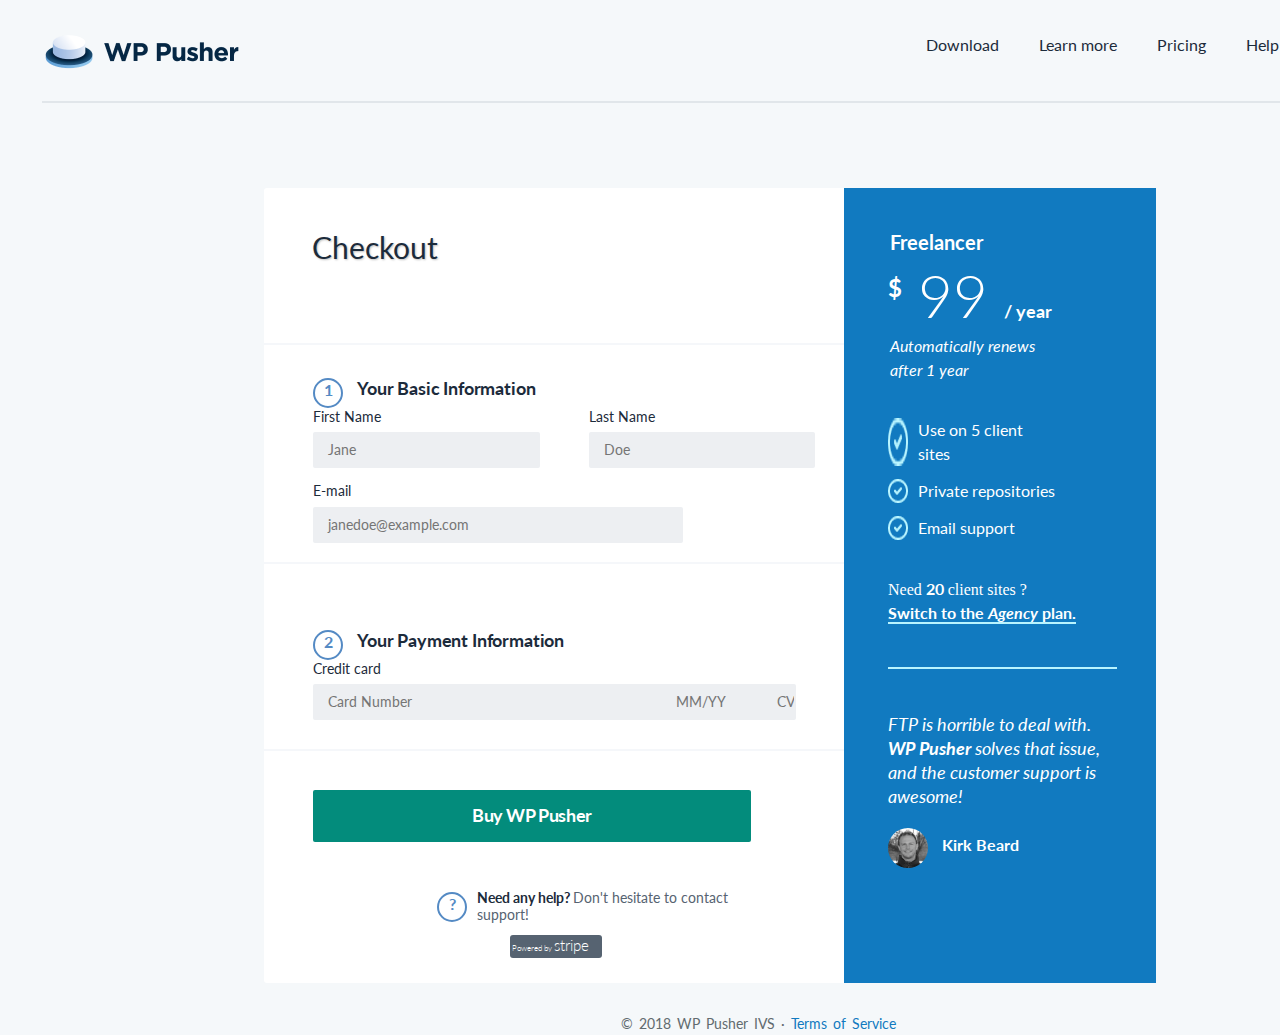
<file: checkout.html>
<!DOCTYPE html>
<html lang="en">
<head>
    <meta charset="UTF-8">
    <meta name="viewport" content="width=device-width, initial-scale=1.0">
    <title>WP-pusher</title>
    <link rel="stylesheet" href="checkout.css">
    <link rel="preconnect" href="https://fonts.googleapis.com">
<link rel="preconnect" href="https://fonts.gstatic.com" crossorigin>
<link href="https://fonts.googleapis.com/css2?family=Lato:ital,wght@0,300;0,400;0,700;1,400&display=swap" rel="stylesheet">
</head>
<body>
        <nav id="nav-bar">
                <img src="./assets/images/wppusher-logo copy.png" alt="wp logo">

              <ul class="nav-items">
                    <li>Download</li>
                    <li>Learn more</li>
                    <li>Pricing</li>
                    <li>Help</li>
                    <li>Account</li>
                </ul>
            
            
        </nav>

        <main id="main-frame">
                <div class="left-side">
                    <div class="class1">
                        <header>
                            <h2>Checkout</h2>
                        </header>
                        <form class="form">
                            <section id="basic-info">
                                <div class="top">
                                    <div class="circle">1</div>
                                    <h3>Your Basic Information</h3>
                                </div>
                                    <div class="form-group">
                                        <div class="group1">
                                            <label for="First-name">First Name</label>
                                            <input type="text" name="First-name" id="First-name" placeholder="Jane" class="one">
                                        </div>
                                        <div class="group2">
                                            <label for="Last-name">Last Name</label>
                                            <input type="text" name="Last-name" id="Last-name" placeholder="Doe" class="two">
                                        </div>
                                    </div>
                                    <label for="Email">E-mail</label>
                                   <input type="email" name="Email" id="Email" placeholder="janedoe@example.com" class="three">
                            </section>
                            <section id="payment-info">
                                <div class="top">
                                    <div class="circle">2</div>
                                    <h3>Your Payment Information</h3>
                                </div>
                                    <label for="Credit-card">Credit card</label>
                                    <input type="text" name="Credit-card" id="Credit-card"
                                    placeholder="Card Number
                                                                  MM/YY             CVC" class="four">
                            </section>
                            <section id="submit">
                                <input type="submit" value="Buy WP Pusher">
                            </section>

                        </form>

                        <footer>
                            <section class="top">
                                <div class="circle">?</div>
                                <p>Need any help? <span> Don't hesitate to contact support!</span></p>
                            </section>
                        </footer>
                        <div class="end">
                            <P>Powered by <span>stripe</span></P>
                        </div>
                </div>
                </div>

                <div class="right-side">
                    <div class="class2">
                        <div class="top-side">
                            <div id="box">
                                <h4>Freelancer</h4>
                                <p class="amount"><sup>$</sup> 99 <span>/ year</span></p>
                                <p class="renew">Automatically renews <br> after 1 year</p>
                            </div>
                            <ul class="checkmark-list">
                                <li id="list-with-image">
                                    <img src="./assets/images/Combined Shape.png" alt="checkmark">
                                    Use on 5 client sites 
                                </li>

                                <li id="list-with-image">
                                    <img src="./assets/images/Combined Shape.png" alt="checkmark">
                                    Private repositories
                                </li>

                                <li id="list-with-image">
                                    <img src="./assets/images/Combined Shape.png" alt="checkmark">
                                     Email support
                                </li>
                            </ul>
                            <p id="client-sites">Need <span>20</span> client sites ?</p>
                            <a href="./index.html">Switch to the <span>Agency</span> plan.</a>
                        </div>
                        <div class="bottom-side">
                            <p> FTP is horrible to deal with. <span>WP Pusher </span> solves that issue,
                                 and the customer support is awesome!
                            </p>
                            <div id="image">
                                <img src="./assets/images/kirkbeard.png.png" alt="Kirk Beard">
                                <p id="name">Kirk Beard</p>
                            </div>
                        </div>
                    </div>
                </div>
            
        </main>

        <footer id="copy-right">
            <p>© 2018 WP Pusher IVS  ·  <span>Terms of Service</span></p>
        </footer>
    </div>
</body>
</html>
</file>
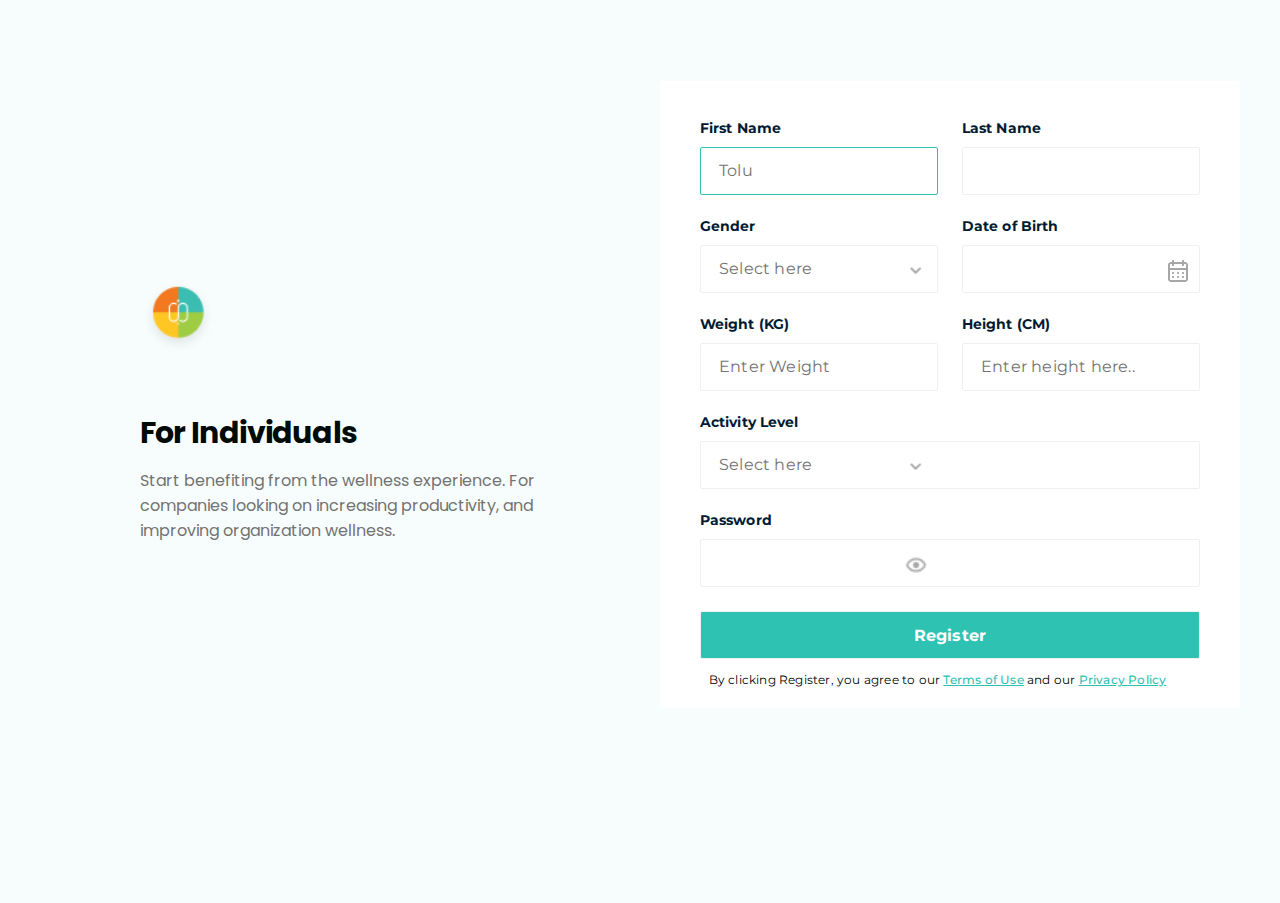
<file: formSignIn.html>
<!DOCTYPE html>
<html lang="en">
  <head>
    <meta charset="UTF-8" />
    <meta name="viewport" content="width=device-width, initial-scale=1.0" />
    <title>Sign In</title>
    <link rel="preconnect" href="https://fonts.googleapis.com" />
    <link rel="preconnect" href="https://fonts.gstatic.com" crossorigin />
    <link
      href="https://fonts.googleapis.com/css2?family=Poppins:wght@100;300;700&display=swap"
      rel="stylesheet"
    />
    <link rel="preconnect" href="https://fonts.googleapis.com" />
    <link rel="preconnect" href="https://fonts.gstatic.com" crossorigin />
    <link
      href="https://fonts.googleapis.com/css2?family=Montserrat:ital,wght@0,100..900;1,100..900&display=swap"
      rel="stylesheet"
    />
    <link rel="stylesheet" href="formSignIn.css" />
  </head>
  <body>
    <div class="main">
      <div class="left-side">
        <div class="Logo">
          <img src="./assets/images/Logo.png" alt="Logo" />
        </div>
        <div id="Header">
          <h1>For Individuals</h1>
          <p class="mobile-only">
            Inspiring wholesome harmony for the mind, body and spirit, for
            everyone, everywhere.
          </p>
          <p class="desktop-only">
            Start benefiting from the wellness experience. For companies looking
            on increasing productivity, and improving organization wellness.
          </p>
        </div>
      </div>

      <div class="right-side">
        <section class="form-group">
          <form>
            <div class="group1">
              <section class="column">
                <label for="First-name">First Name</label>
                <div class="border-input">
                  <input
                    type="text"
                    name="First-name"
                    id="First-name"
                    placeholder="Tolu"
                  />
                </div>
              </section>
              <section class="column">
                <label for="Last-name">Last Name</label>
                <input type="text" name="Last-name" id="Last-name" required />
              </section>
            </div>

            <div class="group1">
              <section class="column">
                <label for="Gender">Gender</label>
                <div class="input-container">
                  <input
                    type="text"
                    name="Gender"
                    id="Gender"
                    placeholder="Select here"
                  />
                  <img
                    src="./assets/images/angle-down.resize.png"
                    alt="icon"
                    class="input-icon"
                  />
                </div>
              </section>
              <section class="column">
                <label for="Date-of-Birth">Date of Birth</label>

                <div class="input-container">
                  <input type="text" name="Date-of-Birth" id="Date-of-Birth" />
                  <img src="./assets/images/calendar-alt.png" alt="icon"
                  class="input-icon"
                </div>
              </section>
            </div>

            <div class="group1">
              <section class="column">
                <label for="Weight">Weight (KG)</label>
                <input
                  type="text"
                  name="Weight"
                  id="Weight"
                  placeholder="Enter Weight"
                />
              </section>
              <section class="column">
                <label for="Height">Height (CM)</label>
                <input
                  type="text"
                  name="Height"
                  id="Height"
                  placeholder="Enter height here.."
                />
              </section>
            </div>

            <div class="group2">
              <label for="Activity-level">Activity Level</label>
              <div class="input-container">
                <input
                  type="text"
                  name="Activity-level"
                  id="Activity-level"
                  placeholder="Select here"
                />
                <img
                  src="./assets/images/angle-down.resize.png"
                  alt="icon"
                  class="input-icon"
                />
              </div>
            </div>

             <div class="group2">
              <label for="Password">Password</label>
              <div class="input-container">
                <input type="Password" name="Password" id="Password" required />
                <img
                  src="./assets/images/password.icon.png"
                  alt="icon"
                  class="input-icon"
                />
              </div>
            </div>

            <div class="group2">
              <div class="submit">
                <input type="submit" value="Register" />
              </div>
            </div>

            <p id="register">
              By clicking Register, you agree to our
              <span>Terms of Use</span> and our <span>Privacy Policy</span>
            </p>
          </form>
        </section>
        <div class="footer">
          <footer>
            <p>
              By clicking Register, you agree to our
              <span>Terms of Use</span> and our <span>Privacy Policy</span>
            </p>
          </footer>
        </div>
      </div>
    </div>
  </body>
</html>
</file>
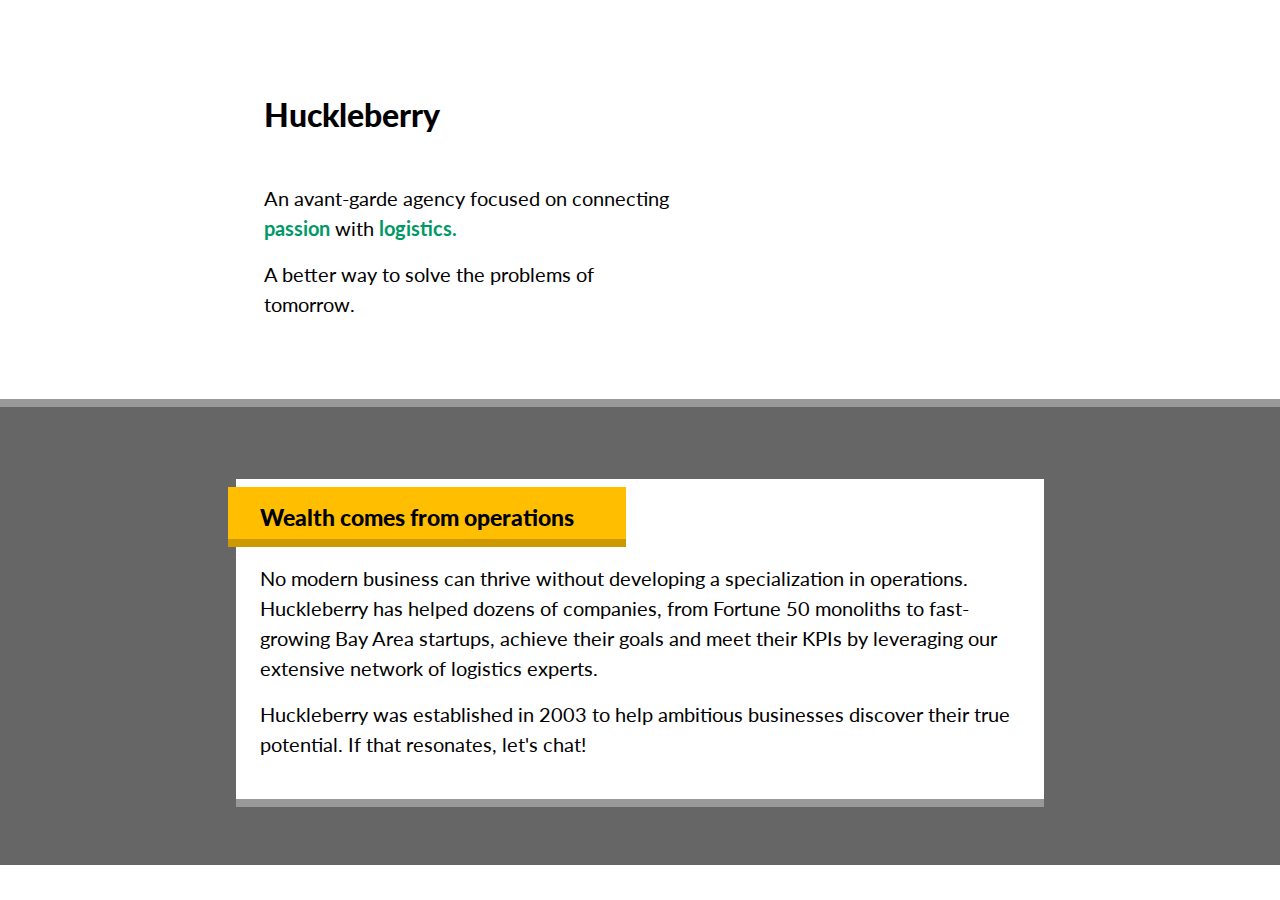
<file: huckleberry.html>
<!DOCTYPE html>
<html lang="en">
  <head>
    <meta charset="UTF-8" />
    <meta name="viewport" content="width=device-width, initial-scale=1.0" />
    <title>Hucleberry</title>
    <link rel="preconnect" href="https://fonts.googleapis.com" />
    <link rel="preconnect" href="https://fonts.gstatic.com" crossorigin />
    <link
      href="https://fonts.googleapis.com/css2?family=Lato:wght@400;900&display=swap"
      rel="stylesheet" />
    <link rel="stylesheet" href="huckleberry.css" />
  </head>
  <body>
    <div class="wrapper">
      <section class="main">
        <section id="header">
          <h2>Huckleberry</h2>
          <p>
            An avant-garde agency focused on connecting
            <strong>passion</strong> with <strong>logistics.</strong>
          </p>
          <p>A better way to solve the problems of tomorrow.</p>
        </section>

        <section id="bottom">
          <div class="card">
            <h2>Wealth comes from operations</h2>
            <p>
              No modern business can thrive without developing a specialization
              in operations. Huckleberry has helped dozens of companies, from
              Fortune 50 monoliths to fast-growing Bay Area startups, achieve
              their goals and meet their KPIs by leveraging our extensive
              network of logistics experts.
            </p>
            <p>
              Huckleberry was established in 2003 to help ambitious businesses
              discover their true potential. If that resonates, let's chat!
            </p>
          </div>
        </section>
      </section>
    </div>
  </body>
</html>
</file>
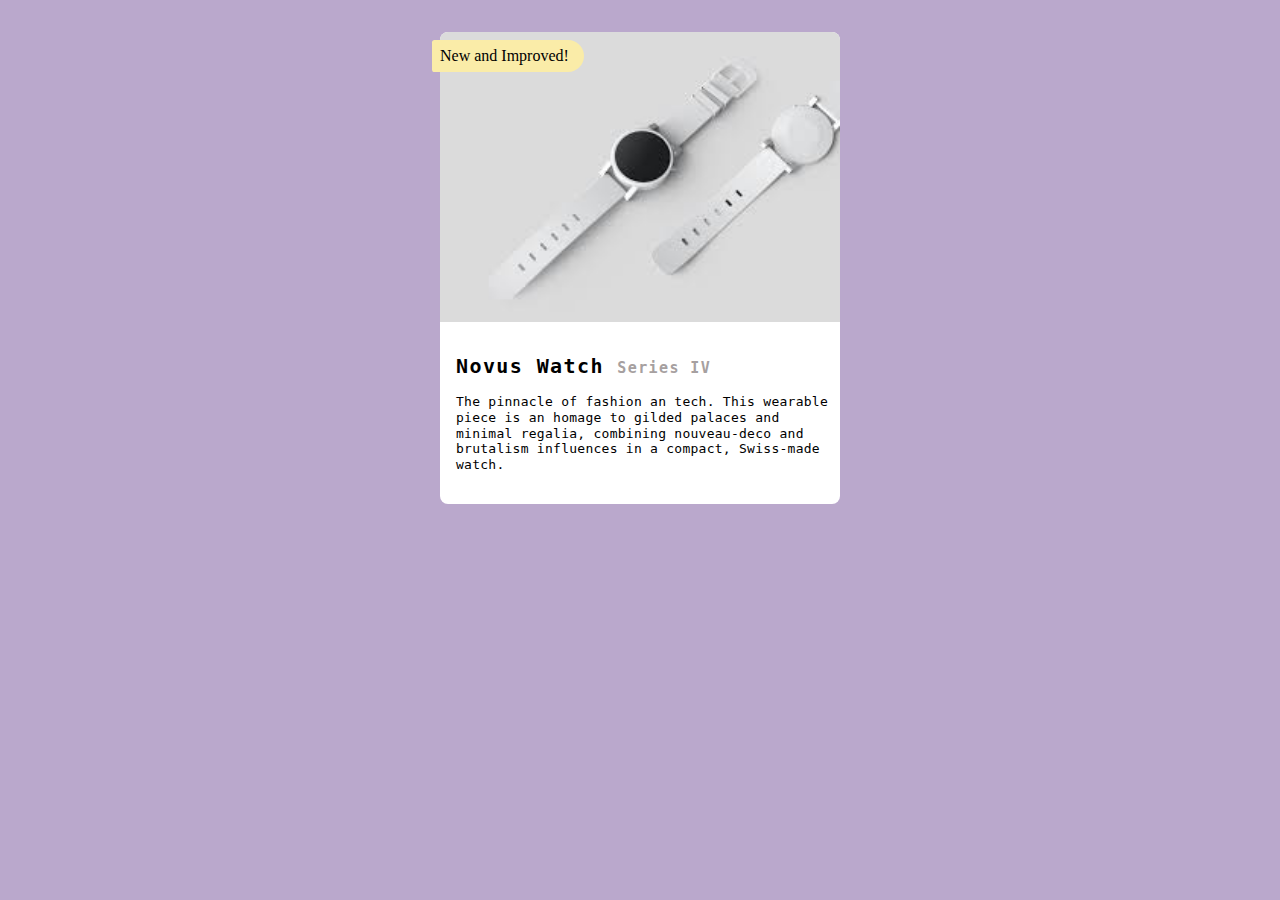
<file: novus.html>
<!DOCTYPE html>
<html lang="en">
<head>
    <meta charset="UTF-8">
    <meta name="viewport" content="width=device-width, initial-scale=1.0">
    <title>Novus-watch</title>
    <link rel="stylesheet" href="novus.css">
</head>
<body>
    <div class="container">
        <section class="top">
            <img src="./assets/images/novus2.jpeg" alt="Novus Series IV">
            <div class="aside">
                New and Improved!
               </div>
        </section>

        <section class="bottom">
            <h2>Novus Watch <span>Series IV</span></h2>
            <p>The pinnacle of fashion an tech.
                This wearable piece is an homage to gilded palaces
                and minimal regalia, combining nouveau-deco and 
                brutalism influences in a compact, Swiss-made watch.
            </p>
        </section>

    </div>
</body>
</html>
</file>
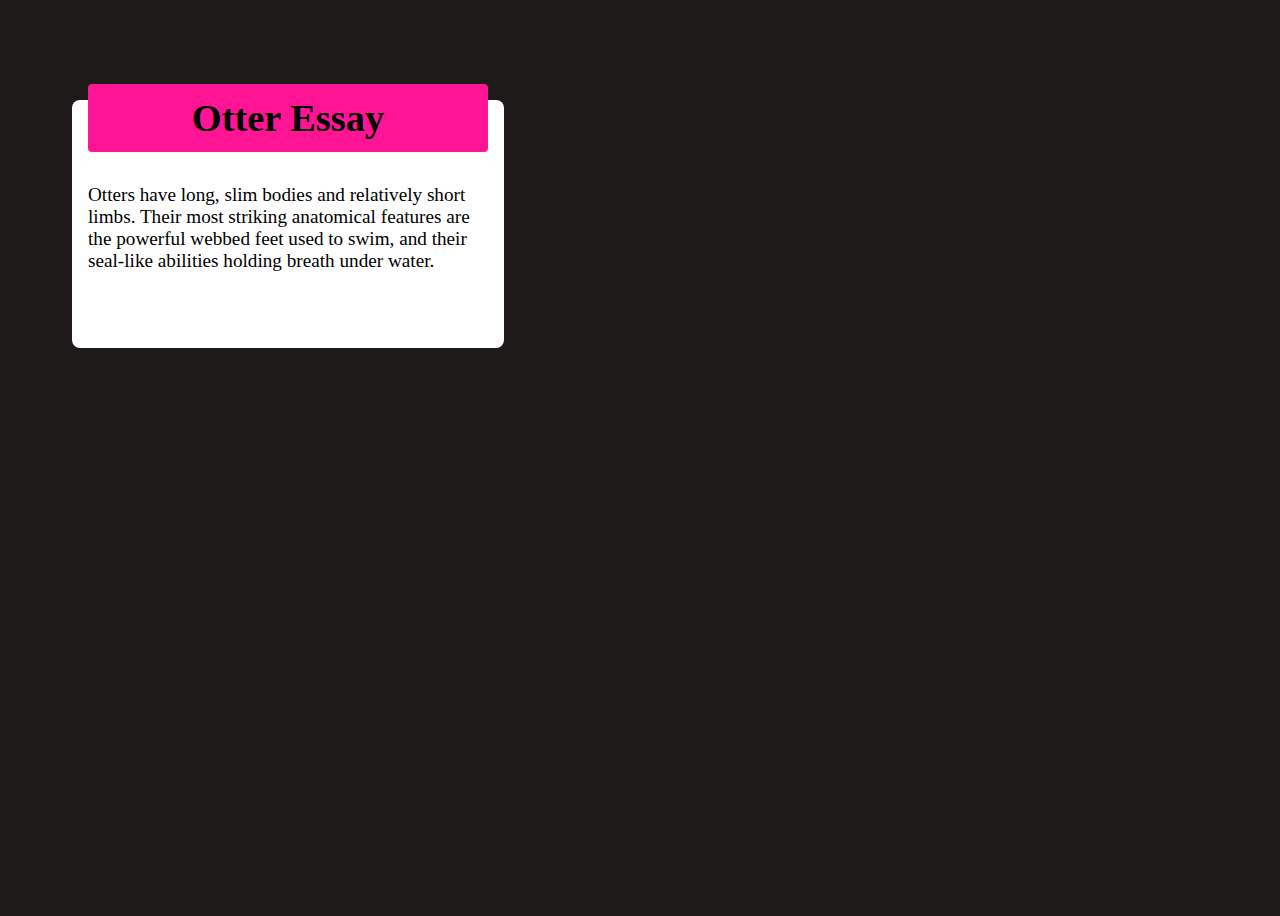
<file: otter.html>
<!DOCTYPE html>
<html lang="en">
<head>
  <meta charset="UTF-8">
  <meta name="viewport" content="width=device-width, initial-scale=1.0">
  <title>Document</title>
  <link rel="stylesheet" href="otter.css">
</head>
<body>
  <div class="card">
    <h1>Otter Essay</h1>
    <p>Otters have long, slim bodies and relatively short limbs. Their most
      striking anatomical features are the powerful webbed feet used to
      swim, and their seal-like abilities holding breath under water.
    </p>

  </div>
</body>
</html>
</file>
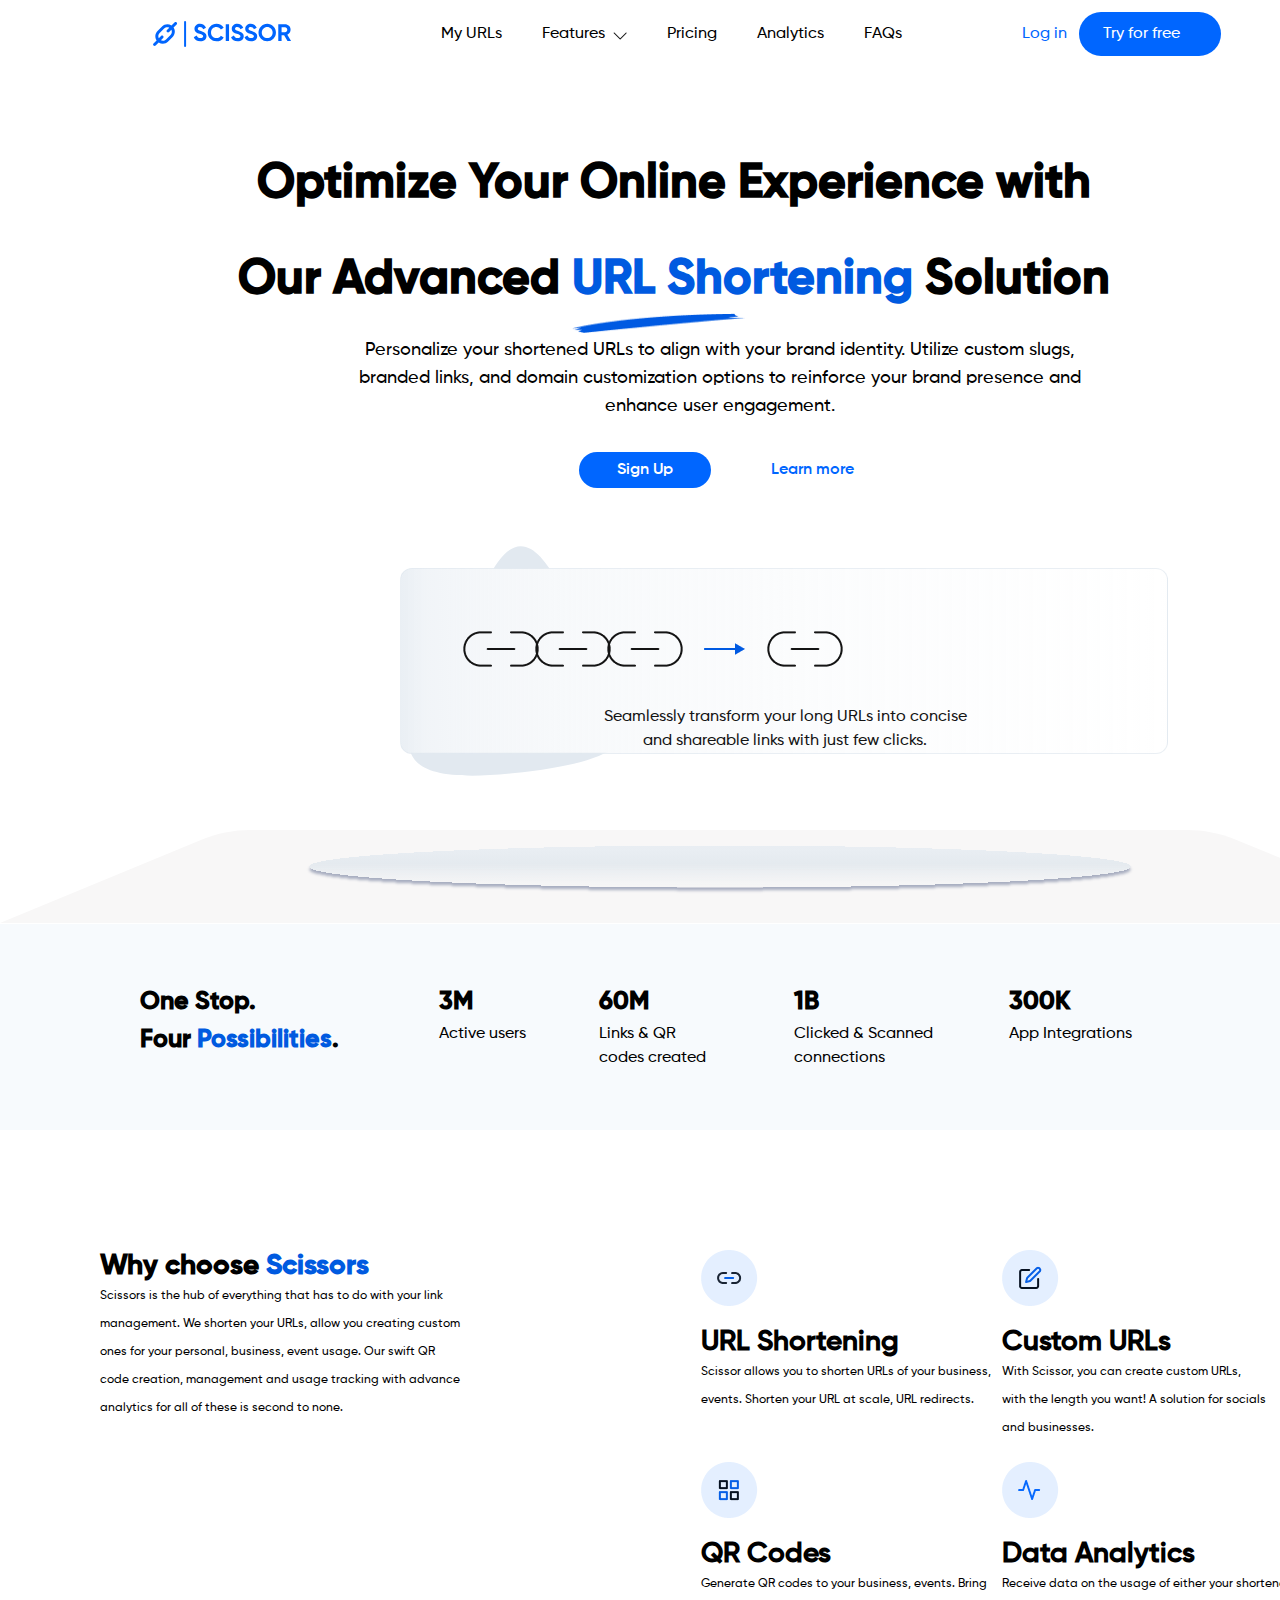
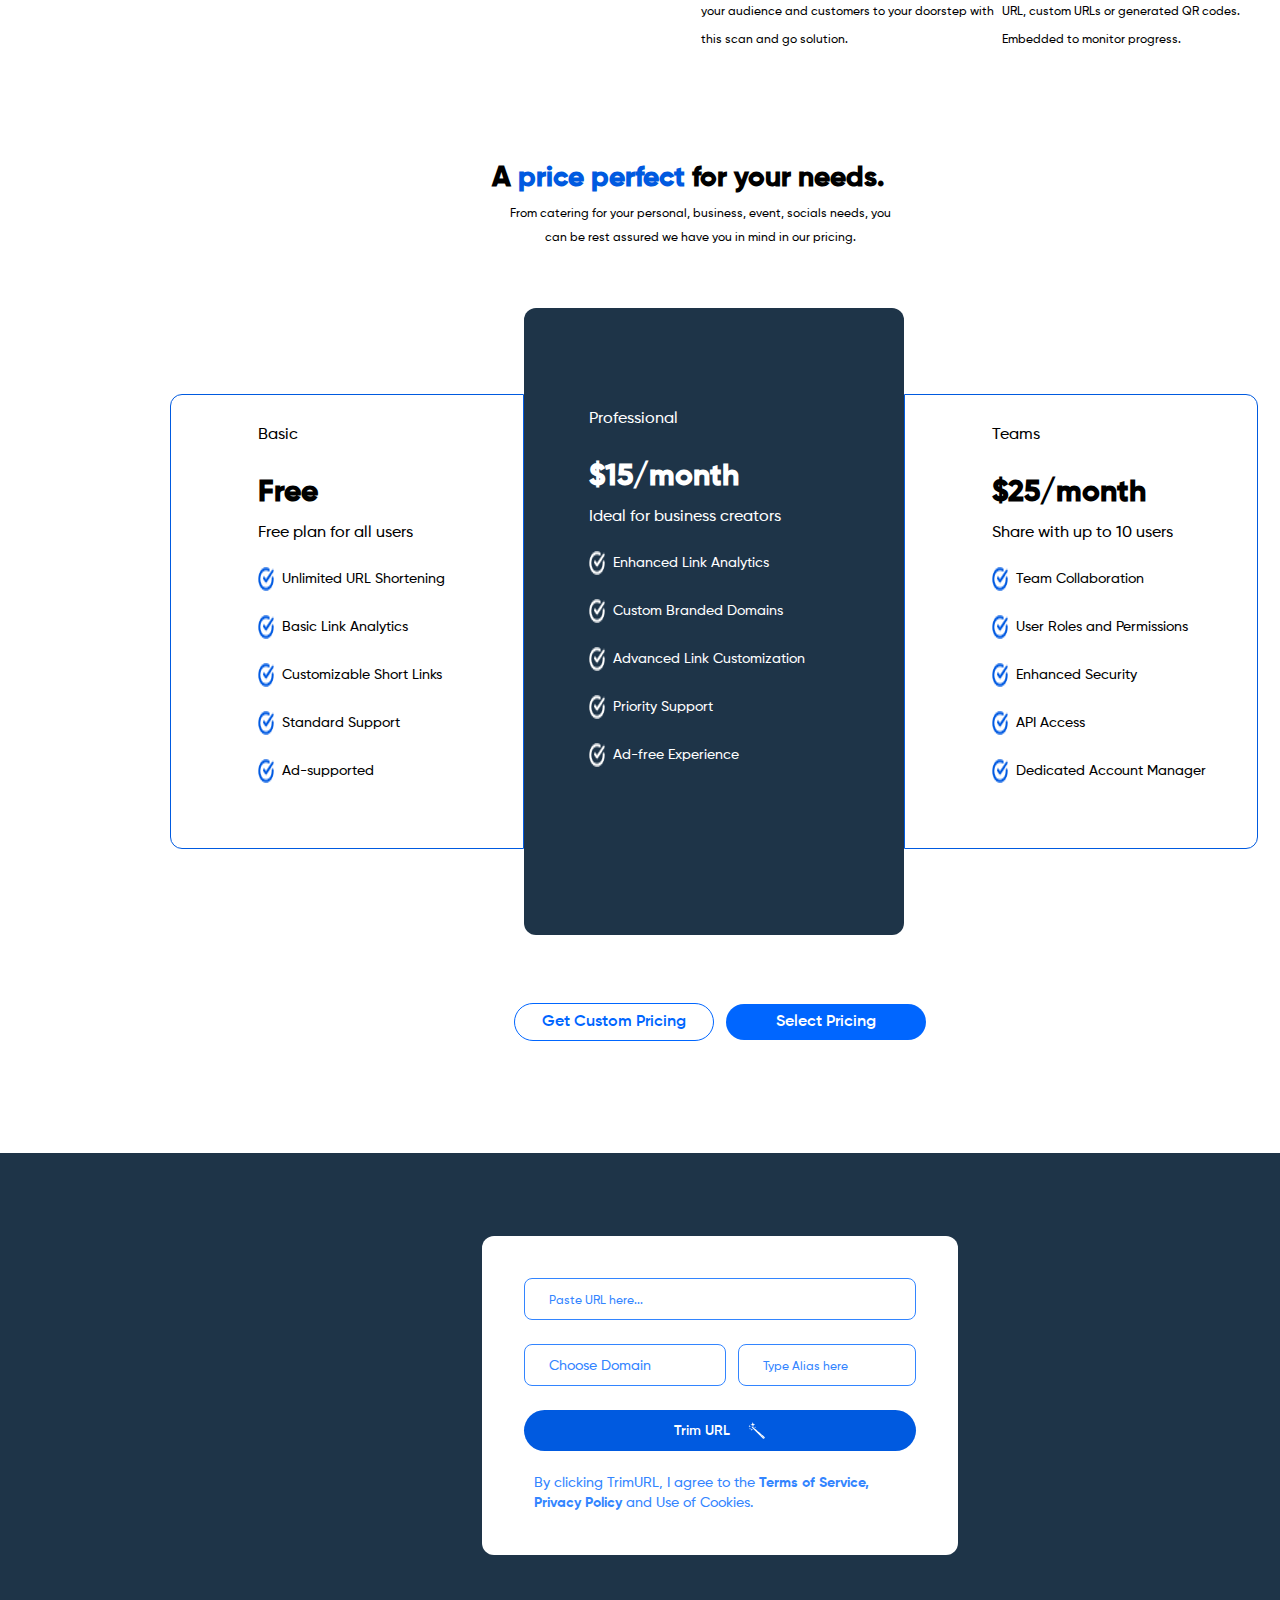
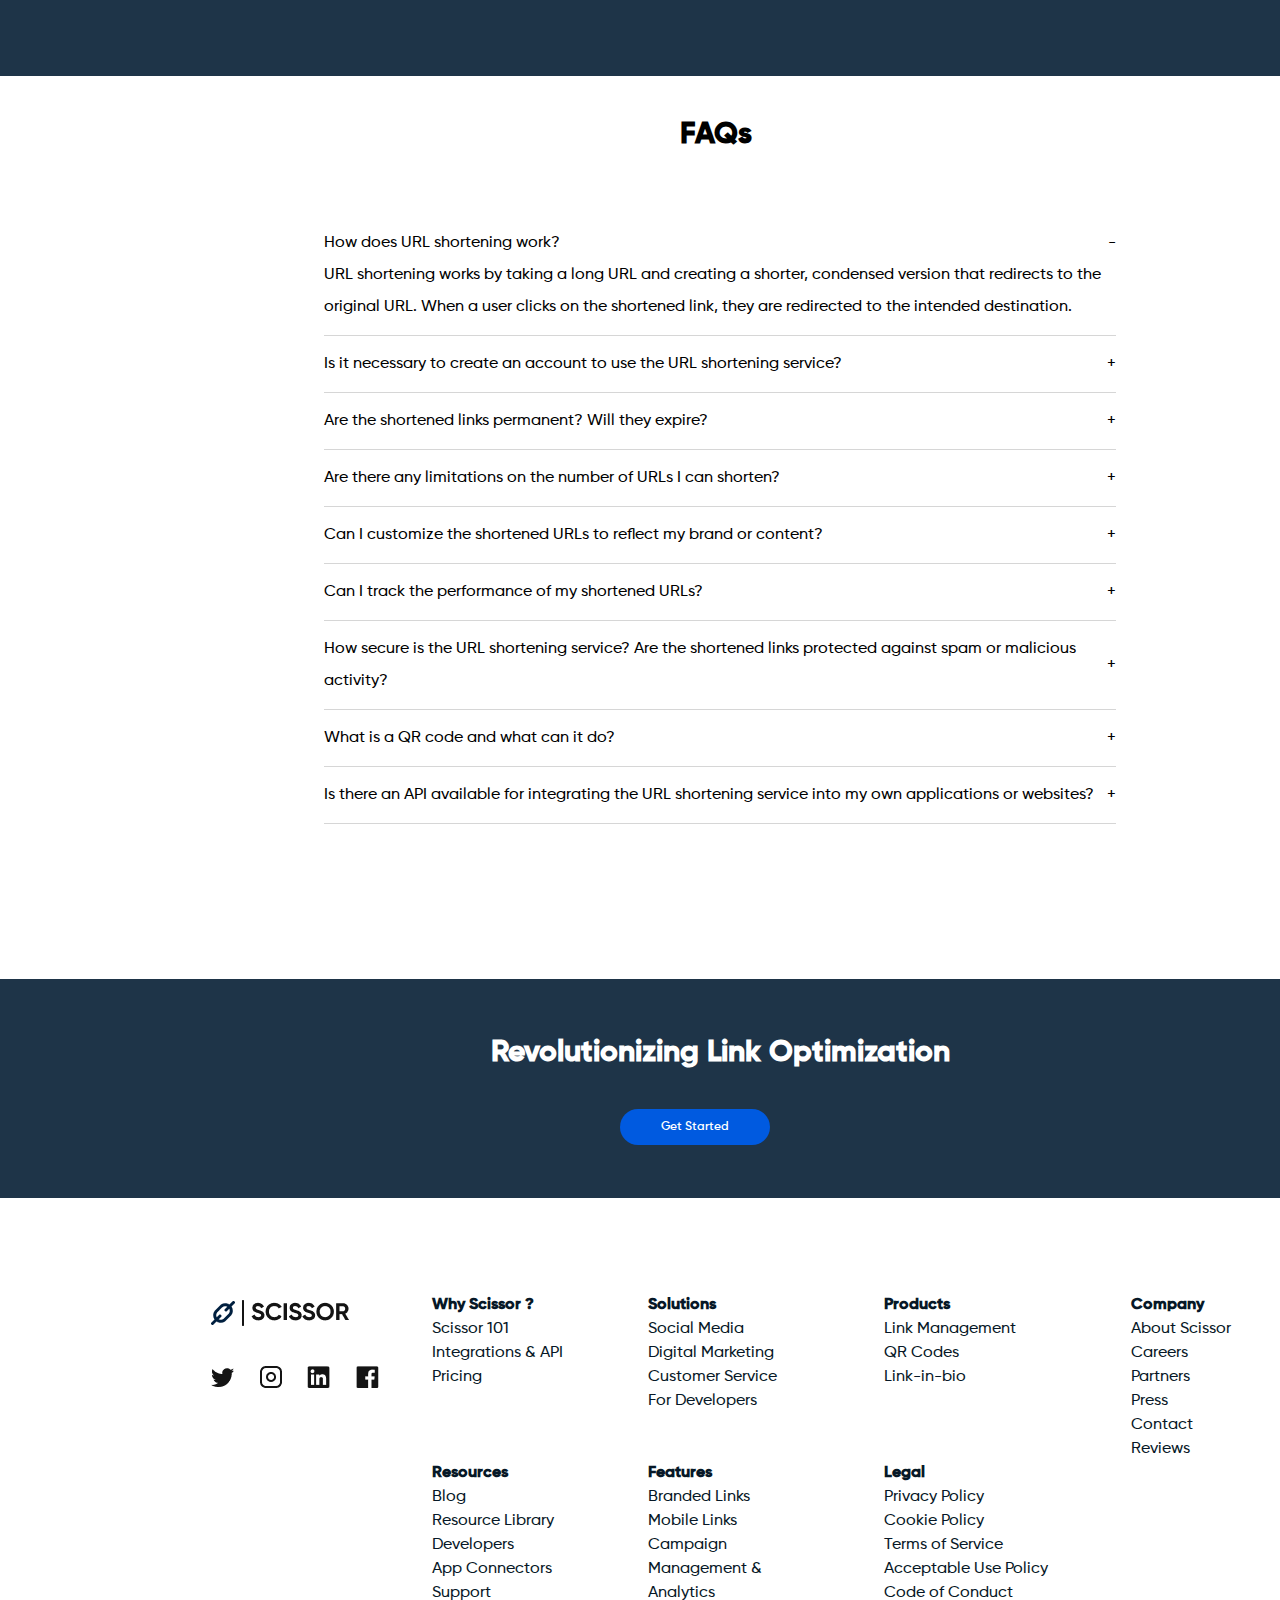
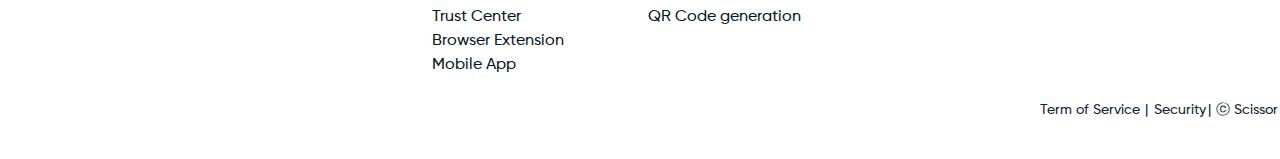
<file: scissors.html>
<!DOCTYPE html>
<html lang="en">
<head>
    <meta charset="UTF-8">
    <meta name="viewport" content="width=device-width, initial-scale=1.0">
    <title>Scissors page</title>
    <link rel="stylesheet" href="scissors.css">
</head>
<body>
    <nav id="nav-bar">
        <img src="./assets/images/scissors logo.svg" alt="logo">
        <div>
            <ul class="top-nav">
              <li>My URLs</li>
              <li id="img">Features <img src="./assets/images/Vector.png" alt="arrow"></li>
              <li>Pricing</li>
              <li>Analytics</li>
              <li>FAQs</li>
            </ul>
        </div>
        <div>
            <ul class="login-nav">
                <li id="log">Log in</li>
                <li id="btn">Try for free</li>
            </ul>
        </div>
    </nav>

    <div id="rectangle-1">
        <h3>
            Optimize Your Online Experience with Our Advanced 
            <span class="highlight-wrapper">
              URL Shortening
              <img src="./assets/images/slanted-line.png" alt="Slanted Line">
            </span> Solution
          </h3>

        <p> Personalize your shortened URLs to align with your brand identity. 
            Utilize custom slugs, branded links, and domain customization options 
            to reinforce your brand presence and enhance user engagement.
        </p>

        <div class="rect-1">
               <button id="sign-up"> Sign Up </button>
               <a href="./index.html">Learn more</a>
        </div>
    </div>


    <div class="container">
        <img src="./assets/images/Vector 2.svg" alt="background-svg" class="background-svg">
        <div id="rectangle-2">
            <img src="./assets/images/symbols.png" alt="symbols">
            <p>Seamlessly transform your long URLs into concise <br> and shareable
                links with just few clicks.
            </p>
        </div>
    </div>

    <div class="vector-svg">
        <img src="./assets/images/Rectangle 9.svg" alt="svg-vector" class="svg-vector">
        <img src="./assets/images/Ellipse 1.svg" alt="eclipse" class="eclipse">
    </div>

    <div id="small-container">
        <div>
            <h6>One Stop.</h6>
            <h6>Four <span>Possibilities</span>.</h6>
        </div>

        <div id="flex-items">
            <div class="item1">
                <h6>3M</h6>
                <p>Active users</p>
            </div>

            <div class="item2">
                <h6>60M</h6>
                <p>Links & QR codes created</p>
            </div>

            <div class="item3">
                <h6>1B</h6>
                <p>Clicked & Scanned connections</p>
            </div>

            <div class="item4">
                <h6>300K</h6>
                <p>App Integrations</p>
            </div>

        </div>

    </div>

    <div id="rectangle-3">
        <div class="main1">
            <h6 id="bold">Why choose <span>Scissors</span></h6>
            <p id="p-main">  Scissors is the hub of everything that has to do with
                 your link management. We shorten your URLs, allow you creating 
                 custom ones for your personal, business, event usage. Our swift QR 
                 code creation, management and usage tracking with advance analytics 
                 for all of these is second to none. 
            </p>
        </div>

        <div class="main2">
            <img src="./assets/images/Group 6.png" alt="icon">
            <h6>URL Shortening</h6>
            <p>Scissor allows you to shorten URLs of your business, events. 
                Shorten your URL at scale, URL redirects.
            </p>
        </div>

        <div class="main3">
            <img src="./assets/images/Group 6 (1).png" alt="icon">
            <h6>Custom URLs</h6>
            <p>With Scissor, you can create custom URLs, with the length
                 you want! A solution for socials and businesses.
            </p>
        </div>

        <div class="main4">
            <img src="./assets/images/Group 6 (2).png" alt="icon">
            <h6>QR Codes</h6>
            <p>Generate QR codes to your business, events.
                 Bring your audience and customers to your doorstep with this scan 
                 and go solution.
            </p>
        </div>

        <div class="main5">
            <img src="./assets/images/Group 6 (3).png" alt="icon">
            <h6>Data Analytics</h6>
            <p>Receive data on the usage of either your shortened URL, 
                custom URLs or generated QR codes. Embedded to monitor progress.
            </p>
        </div>
        
    </div>

    <div id="square">
        <h3>A <span> price perfect </span> for your needs.</h3>
        <p>From catering for your personal, business, event, socials needs, 
            you can be rest assured we have you in mind in our pricing.
        </p>
    </div>

    <div id="rectangle-4">
        <div class="one">
            <p>Basic</p>
            <h5>Free</h5>
            <p>Free plan for all users</p>
            <ul class="li-img">
                <li class="group"> 
                    <img src="./assets/images/check-blue.png" alt="check"> 
                    Unlimited URL Shortening
                </li>
                <li class="group"> 
                    <img src="./assets/images/check-blue.png" alt="check"> 
                    Basic Link Analytics
                </li>
                <li class="group">
                     <img src="./assets/images/check-blue.png" alt="check"> 
                     Customizable Short Links
                </li>
                <li class="group"> 
                    <img src="./assets/images/check-blue.png" alt="check"> 
                    Standard Support
                </li>
                <li class="group"> 
                    <img src="./assets/images/check-blue.png" alt="check"> 
                    Ad-supported
                </li>
            </ul>
        </div>

        <div class="two">
            <p>Professional</p>
            <h5>$15/month</h5>
            <p>Ideal for business creators</p>

            <ul class="li-img">
                <li class="group">
                    <img src="./assets/images/check-black.png" alt="icon">
                    Enhanced Link Analytics
                </li>
                <li class="group">
                    <img src="./assets/images/check-black.png" alt="icon">
                    Custom Branded Domains
                </li>
                <li class="group">
                    <img src="./assets/images/check-black.png" alt="icon">
                    Advanced Link Customization
                </li>
                <li class="group">
                    <img src="./assets/images/check-black.png" alt="icon">
                    Priority Support
                </li>
                <li class="group">
                    <img src="./assets/images/check-black.png" alt="icon">
                    Ad-free Experience
                </li>
            </ul>

        </div>

        <div class="three">
            <p>Teams</p>
            <h5>$25/month</h5>
            <p>Share with up to 10 users</p>
            <ul class="li-img">
                <li class="group"> 
                    <img src="./assets/images/check-blue.png" alt="check"> 
                    Team Collaboration
                </li>
                <li class="group"> 
                    <img src="./assets/images/check-blue.png" alt="check"> 
                    User Roles and Permissions
                </li>
                <li class="group">
                     <img src="./assets/images/check-blue.png" alt="check"> 
                     Enhanced Security
                </li>
                <li class="group"> 
                    <img src="./assets/images/check-blue.png" alt="check"> 
                    API Access
                </li>
                <li class="group"> 
                    <img src="./assets/images/check-blue.png" alt="check"> 
                    Dedicated Account Manager
                </li>
            </ul>


        </div>

    </div>

    <div id="rectangle-4-bar">
        <button id="pricing"> Get Custom Pricing </button>
       <button id="select"> Select Pricing </button>
    </div>

    <div id="rectangle-5">
        <div class="form-group">
           <form>
            <input type="text" name="url" id="url" placeholder="Paste URL here...">
            <div class="input-container">
                <input type="text" name="domain" id="domain" placeholder="Choose Domain">
                <input type="text" name="alias" id="alias" placeholder="Type Alias here">
            </div>
            <button type="submit">
                 Trim URL
                <img src="./assets/images/magic wand.png" alt="Submit">
              </button>
           </form>

           <p> By clicking TrimURL, I agree to the <span>
               Terms of Service,
                   Privacy Policy
           </span> and Use of Cookies.
           </p>
        </div>

    </div>

    <div class="square-two">
        <h4>FAQs</h4>
        <details open>
            <summary>How does URL shortening work?</summary>
            <p>  URL shortening works by taking a long URL and creating a shorter, 
                 condensed version that redirects to the original URL. When a user
                 clicks on the shortened link, they are redirected to the intended
                  destination.
            </p>
        </details>

        <details class="close">
            <summary>Is it necessary to create an account to use the URL
                 shortening service?
            </summary>
        </details>

        <details class="close">
            <summary>Are the shortened links permanent? Will they expire?
            </summary>
        </details>

        <details class="close">
            <summary>Are there any limitations on the number of URLs I can shorten?
            </summary>
        </details>

        <details class="close">
            <summary>Can I customize the shortened URLs to reflect my brand or content?
            </summary>
        </details>

        <details class="close">
            <summary>Can I track the performance of my shortened URLs?
            </summary>
        </details>

        <details class="close">
            <summary>How secure is the URL shortening service? Are the shortened 
                links protected against spam or malicious activity?
            </summary>
        </details>

        <details class="close">
            <summary>What is a QR code and what can it do?
            </summary>
        </details>

        <details class="close">
            <summary>Is there an API available for integrating 
                the URL shortening service into my own applications or websites?
            </summary>
        </details>

    </div>

    <div id="rectangle-6">
        <h4>Revolutionizing Link Optimization</h4>

        <button>Get Started</button>
    </div>

    <div id="footer">
        <div class="grid">
          <div class="icon-tag"><img src="./assets/images/socials.png" alt="socials icons"></div>

            <div class="grid-items1">
                <h4>Why Scissor ?</h4>
                <p>Scissor 101 </p>
                <p>Integrations & API</p>
                <p>Pricing </p>   
            </div>

            <div class="grid-items2">
                <h4>Solutions</h4>
                <p>Social Media</p>
                <p>Digital Marketing</p>
                <p>Customer Service </p>
                <p>For Developers</p>   
            </div>


            <div class="grid-items3">
                <h4>Products</h4>
                <p>Link Management</p>
                <p>QR Codes</p>
                <p>Link-in-bio  </p>   
            </div>


            <div class="grid-items4">
                <h4>Company</h4>
                <p>About Scissor </p>
                <p>Careers</p>
                <p> Partners </p>
                <p> Press</p>  
                <p>Contact</p>
                <p>Reviews</p> 
            </div>

            <div class="grid-items5">
                <h4>Resources</h4>
                <p>Blog</p>
                <p>Resource Library</p>
                <p> Developers </p> 
                <p>App Connectors</p>  
                <p> Support</p>
                <p>Trust Center</p>
                <p>Browser Extension</p>
                <p>Mobile App</p>
            </div>

            <div class="grid-items6">
                <h4>Features</h4>
                <p>Branded Links</p>
                <p> Mobile Links</p> 
                <p>Campaign</p> 
                <p>Management &</p>
                <p>Analytics</p>  
                <p>QR Code generation</p>
            </div>

            <div class="grid-items7">
                <h4>Legal</h4>
                <p>Privacy Policy</p>
                <p>Cookie Policy</p>   
                <p>Terms of Service</p>   
                <p>Acceptable Use Policy</p>  
                <p>Code of Conduct</p> 
            </div>
        </div>

        <nav class="footer-nav">
            <ul>
                <li>Term of Service</li>
                <li id="pipe"> Security</li>
                <li>ⓒ Scissor 2023</li>
            </ul>

        </nav>

    </div>

</body>
</html>
</file>
<file: huckleberry.css>
*,
*::before,
*::after {
  box-sizing: border-box;
}

* {
  margin: 0;
}

body {
  line-height: 1.5;
  -webkit-font-smoothing: antialiased;
}

img,
picture,
video,
canvas,
svg {
  display: block;
  max-width: 100%;
}

input,
button,
textarea,
select {
  font: inherit;
}

p,
h1,
h2,
h3,
h4,
h5,
h6 {
  overflow-wrap: break-word;
}

#root,
#__next {
  isolation: isolate;
}

h2 {
  font-family: "Lato", system-ui;
  font-weight: 900;
  font-style: normal;
}

p {
  font-family: "Lato", system-ui;
  font-weight: 400;
  font-style: normal;
}

p {
  line-height: 30px;
  font-size: 24px;
  padding-block-end: 16px;
  font-size: 20px;
}

strong {
  color: hsla(160, 100%, 30%, 1);
}

.wrapper {
  background-color: hsla(0, 0%, 100%, 1);
}

section#bottom {
  background-color: hsla(0, 0%, 40%, 1);
  border-top: 8px solid hsla(0, 0%, 60%, 1);
  padding-block-end: 58px;
  padding-block-start: 72px;
}

section#header {
  margin: 0 auto;
  max-width: 800px;
  padding-inline: 24px;
  padding-block-end: 64px;

  > h2 {
    padding-block-start: 96px;
    padding-block-end: 48px;
    line-height: 38.8px;
    font-size: 32px;
  }

  > p {
    max-width: 415px;
  }
}

div.card {
  margin: 0 auto;
  max-width: 808px;
  background-color: hsla(0, 0%, 100%, 1);
  padding-inline: 24px;
  border-bottom: 8px solid hsla(0, 0%, 60%, 1);
  padding-block-end: 24px;
  padding-block-start: 8px;
}

.card > h2 {
  background-color: hsla(45, 100%, 50%, 1);
  border-bottom: 8px solid hsla(45, 100%, 40%, 1);
  padding-top: 16px;
  padding-bottom: 15px;
  padding-inline: 32px;
  width: 398px;
  height: 60px;
  margin-inline-start: -32px;
  margin-block-end: 16px;
  line-height: 28.8px;
  font-size: 23px;
}

@media (max-width: 390px) {
  .card {
    max-width: 390px;
  }
  .card > h2 {
    max-width: 318px;
    padding-block-start: 12px;
    padding-block-end: 12px;
    padding-inline-start: 32px;
    padding-inline-end: 24px;
    font-size: 22px;
    height: 82px;
    
  }
}
</file>
<file: novus.css>
*::before, *::after {
    box-sizing: border-box;
  }
  
  
  * {
    margin: 0;
  }
  

  body {
    line-height: 1.5;
    -webkit-font-smoothing: antialiased;
  }
  
  
  img, picture, video, canvas, svg {
    display: block;
    max-width: 100%;
  }
  
 
  input, button, textarea, select {
    font: inherit;
  }
  
  
  p, h1, h2, h3, h4, h5, h6 {
    overflow-wrap: break-word;
  }
  
  
  
  #root, #__next {
    isolation: isolate;
  }

  body{
    background-color: hsl(269, 26%, 73%);
    padding: 32px;
  }
  .container{
    max-width: 400px;
    margin: 0 auto;
    background-color: hsl(0, 0%, 100%);
    border-radius: 8px;

  }

  h2{ 
    font-family:monospace;
    line-height: 1.2;
    letter-spacing: 0.07em;
    font-size: 20px;
    padding-block-start:16px ;
    padding-block-end: 16px;

    >span{
        color: hsl(0, 3%, 64%);
        font-size: 15px;
    }
  }

  p{
    font-family:monospace;
    line-height: 1.2;
    letter-spacing: 0.02em;
  }

   .aside{
    background-color: hsl(50, 89%, 82%);
    width: max-content;
    padding-block-start: 4px;
    padding-block-end: 4px;
    padding-inline-start: 8px;
    padding-inline-end: 15px;
    border-top-left-radius:4px;
    border-bottom-left-radius: 4px;
    border-top-right-radius: 25px;
    border-bottom-right-radius: 25px;
    margin-block-start: -16px;
    margin-inline-start: -8px;
   }

    .top{
        position: relative;

        >.aside{
            position: absolute;
            top: 0;
            left:0;
            margin-block-start: 8px;
        }
    }


  .top>img{
    width: 400px;
    border-top-left-radius: 8px;
    border-top-right-radius:8px ;
  }

  .bottom{
    padding-inline-start: 16px;
    padding-block-end: 32px;
    padding-block-start: 16px;
  }
</file>
<file: otter.css>
body{
    background-color: hsl(0, 9%, 11%);
    padding: 32px;
    min-height: 100vh;
    box-sizing: border-box;
}

.card{
    background-color: white;
    width: 400px;
    height: 200px;
    padding-top: 32px;
    padding-bottom: 16px;
    padding-inline: 16px;
    margin-left: 32px;
    margin-block-start: 60px;
    border-radius: 8px;
    font-size: larger;
}

h1{
    background-color: deeppink;
    text-align: center;
    padding: 12px 28px;
    border-radius: 4px;
    margin-bottom: 32px;
    margin-top: -48px;
}
@media (max-width: 390px){

    body{
        padding: 16px;
    }
    .card{
        background-color: white;
        width: 300px;
        height: 150px;
        padding-top: 32px;
        padding-bottom: 16px;
        padding-inline: 16px;
        margin-left: 8px;
        margin-block-start: 40px;
        border-radius: 8px;
        font-size: large;
    }

}



.lato-light {
    font-family: "Lato", sans-serif;
    font-weight: 300;
    font-style: normal;
  }
  
  .lato-regular {
    font-family: "Lato", sans-serif;
    font-weight: 400;
    font-style: normal;
  }
  
  .lato-bold {
    font-family: "Lato", sans-serif;
    font-weight: 700;font-style: normal;
    
  }
  
  .lato-regular-italic {
    font-family: "Lato", sans-serif;
    font-weight: 400;
    font-style: italic;
  }
</file>
<file: checkout.css>
/*
  Josh's Custom CSS Reset
  https://www.joshwcomeau.com/css/custom-css-reset/
*/

*,
*::before,
*::after {
  box-sizing: border-box;
}

* {
  margin: 0;
}

body {
  line-height: 1.5;
  -webkit-font-smoothing: antialiased;
}

img,
picture,
video,
canvas,
svg {
  display: block;
  max-width: 100%;
}

input,
button,
textarea,
select {
  font: inherit;
}

p,
h1,
h2,
h3,
h4,
h5,
h6 {
  overflow-wrap: break-word;
}

#root,
#__next {
  isolation: isolate;
}
/*main css*/
body {
  background-color: hsla(204, 33%, 97%, 1);
  padding: 2px;
}

#nav-bar {
  width: 1360px;
  display: flex;
  justify-content: space-between;
  align-items: center;
  padding-block-end: 30px;
  box-sizing: border-box;
  margin-block-start: 30px;
  margin-inline-start: 40px;
  border-bottom: 2px solid hsla(204, 18%, 90%, 1);
}

.nav-bar img {
  margin-inline-start: 40px;
  margin-block-start: 30px;
}

ul.nav-items {
  list-style: none;
  display: flex;
  padding: 0;
  margin: 0;
  gap: 40px;
  width: 476px;
  font-family: "Lato", sans-serif;
  font-size: 14px;
  font-weight: 700;
  font-style: normal;
  line-height: 16.8px;
  letter-spacing: -0.009999999776482582px;
  text-align: center;
  color: hsla(211, 35%, 17%, 1);
}

#main-frame {
  width: 892px;
  height: 795px;
  background-color: hsla(0, 0%, 100%, 1);
  border-radius: 3px;
  margin-inline-start: 262px;
  margin-block-start: 85px;
  display: grid;
  grid-template-columns: 2fr 1fr;
}

form.form label {
  display: block;
  width: 187px;
  font-family: "Lato", sans-serif;
  font-size: 14px;
  font-weight: 400;
  line-height: 16.8px;
  margin-block-end: 7px;
  margin-inline-start: 49px;
  color: hsla(211, 35%, 17%, 1);
}

form.form input {
  height: 36px;
  background: hsla(216, 16%, 94%, 1);
  border: none;
  border-radius: 2px;
  margin-inline-start: 49px;
  margin-block-end: 15px;
}

form.form input::placeholder {
  font-family: "Lato", sans-serif;
  font-size: 14px;
  font-weight: 400;
  line-height: 16.8px;
  padding-inline-start: 13px;
  padding-block-start: 9px;
  padding-block-end: 10px;
}

input.one {
  width: 227px;
}

input.two {
  width: 226px;
}

input.three {
  width: 370px;
}

input.four {
  width: 483px;
}

div.form-group {
  display: flex;
}

.class1 {
  width: 580px;
}

.class1 h2 {
  font-family: "Lato", sans-serif;
  font-size: 30px;
  font-weight: 400;
  font-style: normal;
  line-height: 36px;
  text-align: left;
  color: hsla(211, 35%, 17%, 1);
  margin-block-start: 41px;
  margin-block-end: 24px;
  margin-inline-start: 48px;
  width: 161px;
  text-shadow: 1px 1px 2px hsla(0, 0%, 0%, 0.25);
  height: 80px;
}

#basic-info {
  border-top: 2px solid hsla(216, 33%, 97%, 1);
  border-bottom: 2px solid hsla(216, 33%, 97%, 1);
  height: 221px;
  margin-block-start: 34px;
}

section#payment-info {
  border-bottom: 2px solid hsla(216, 33%, 97%, 1);
  height: 154px;
  margin-block-start: 33px;
}

.circle {
  display: inline-block;
  width: 30px;
  height: 30px;
  line-height: 19.2px;
  text-align: center;
  border-radius: 50%;
  border: 2px solid hsla(211, 49%, 55%, 1);
  font-size: 16px;
  color: hsla(211, 49%, 55%, 1);
  font-family: "Lato", sans-serif;
  font-weight: 700;
  letter-spacing: -0.14222222566604614px;
  /*margin-block-start: 33px;*/
  margin-inline-start: 49px;
}

.top {
  display: inline-block;
  margin-block-start: 33px;
}

.top h3 {
  /*margin-block-start: 33px;*/
  font-family: "Lato", sans-serif;
  font-size: 18px;
  font-weight: 700;
  line-height: 21.6px;
  letter-spacing: -0.1599999964237213px;
  text-align: left;
  color: hsla(211, 35%, 17%, 1);
  margin-block-end: 9px;
  margin-inline-start: 10px;
  width: 246px;
}

.circle,
h3 {
  display: inline-block;
  vertical-align: middle;
}

#submit input[type="submit"] {
  color: hsla(0, 0%, 100%, 1);
  font-family: Lato;
  font-size: 18px;
  font-weight: 700;
  line-height: 21.6px;
  letter-spacing: -0.39600005745887756px;
  text-align: center;
  width: 438px;
  margin-inline-start: 49px;
  background: hsla(173, 96%, 28%, 1);
  border-radius: 2px;
  border: none;
  height: 52px;
  margin-block-start: 39px;
}

section.top {
  display: flex;
  gap: 10px;
  align-items: center;
  margin-inline-start: 124px;

  > p {
    font-family: "Lato", sans-serif;
    font-size: 14px;
    font-weight: 700;
    line-height: 16.8px;
    letter-spacing: -0.009999999776482582px;
    text-align: left;
    color: hsla(211, 35%, 17%, 1);
    width: 303px;
  }
}

.top p > span {
  font-family: "Lato", sans-serif;
  font-size: 14px;
  font-weight: 400;
  line-height: 16.8px;
  letter-spacing: -0.009999999776482582px;
  text-align: left;
  color: hsla(211, 14%, 39%, 1);
}
.end p {
  background: hsla(211, 14%, 39%, 1);
  width: 92px;
  border-radius: 3px;
  margin-inline-start: 246px;
  margin-block-start: 11px;
  font-size: 8px;
  color: hsl(0, 0%, 100%);
  padding-inline-start: 2px;
  padding-inline-end: 3px;
  line-height: 20px;
  font-family: "Lato", sans-serif;
  font-weight: 300;
  font-style: normal;

  > span {
    font-size: 15px;
  }
}

.class2 {
  width: 312px;
  height: 795px;
  background-color: hsla(204, 84%, 41%, 1);
  color: hsla(0, 0%, 100%, 1);
  padding-block-start: 10px;
}

.top-side {
  margin-block-start: 32px;
  margin-inline-start: 44px;
  margin-inline-end: 37px;
}

#box > h4 {
  min-width: 93px;
  font-family: "Lato", sans-serif;
  font-size: 20px;
  font-weight: 700;
  line-height: 24px;
  letter-spacing: -0.009999999776482582px;
  margin-block-end: 5px;
  margin-inline-start: 2px;
}

p.amount {
  min-width: 140px;
  font-family: "Lato", sans-serif;
  font-size: 60px;
  font-weight: 300;
  line-height: 72px;
  letter-spacing: -0.014999999664723873px;
  margin-block-end: 3px;
}

p.amount > span {
  font-family: "Lato", sans-serif;
  font-size: 18px;
  font-weight: 700;
  line-height: 21.6px;
  letter-spacing: -0.014999999664723873px;
}

p.amount > sup {
  width: 14px;
  font-family: "Lato", sans-serif;
  font-size: 24px;
  font-weight: 700;
  line-height: 28.8px;
  letter-spacing: -0.014999999664723873px;
}

p.renew {
  font-family: "Lato", sans-serif;
  font-size: 16px;
  font-style: italic;
  font-weight: 400;
  line-height: 24px;
  letter-spacing: -0.007999998517334461px;
  width: 229px;
  margin-inline-start: 2px;
  margin-block-end: 36px;
}

ul.checkmark-list {
  width: 170px;
  list-style: none;
  margin: 0;
  padding: 0;
  margin-block-end: 38px;
}

li {
  display: flex;
  margin-block-end: 13px;
  font-family: "Lato", sans-serif;
  font-size: 16px;
  font-weight: 400;
  line-height: 24px;
  letter-spacing: -0.007999998517334461px;
}

.list-with-image {
  display: flex;
  align-items: center;
  list-style: none;
}

li > img {
  width: 20px;
  margin-inline-end: 10px;
}

p #client-sites {
  font-family: "Lato", sans-serif;
  font-size: 16px;
  font-weight: 400;
  line-height: 19.2px;
  letter-spacing: -0.007999998517334461px;
  margin-block-end: 47px;
}

p#client-sites > span {
  font-family: "Lato", sans-serif;
  font-size: 16px;
  font-weight: 700;
  line-height: 19.2px;
  letter-spacing: -0.007999998517334461px;
}

.top-side a {
  text-decoration: none;
  font-family: Lato;
  font-size: 16px;
  font-weight: 700;
  line-height: 19.2px;
  letter-spacing: -0.007999998517334461px;
  color: hsla(0, 0%, 100%, 1);
  padding-block-start: 47px;
  border-bottom: 2px solid hsla(189, 100%, 86%, 1);
  > span {
    font-family: "Lato", sans-serif;
    font-size: 16px;
    font-style: italic;
    font-weight: 700;
    line-height: 19.2px;
    letter-spacing: -0.007999998517334461px;
  }
}

.bottom-side {
  width: 229px;
  height: 196px;
  margin-block-start: 41px;
  border-top: 2px solid hsla(189, 100%, 86%, 1);
  margin-inline-start: 44px;
  margin-inline-end: 44px;
}

.bottom-side p {
  font-family: "Lato", sans-serif;
  font-size: 18px;
  font-style: italic;
  font-weight: 400;
  line-height: 24px;
  letter-spacing: -0.008999999612569809px;
  width: 227px;
  margin-block-start: 43px;
  margin-block-end: 17px;

  > span {
    font-family: "Lato", sans-serif;
    font-size: 18px;
    font-style: italic;
    font-weight: 700;
    line-height: 24px;
    letter-spacing: -0.008999999612569809px;
  }
}

.bottom-side img {
  border-radius: 50%;
  max-width: 100%;     
  height: auto;        
  object-fit: contain; 
}

.bottom-side #name {
  font-family: "Lato", sans-serif;
  font-style: normal;
  font-size: 16px;
  font-weight: 700;
  line-height: 19.2px;
  letter-spacing: -0.007999999448657036px;
  margin-block-start: 10px;
}

div #image{
  display: flex;
  justify-content: center;
  align-items: center;
  gap: 14px;
}

#copy-right p{
 font-family: Lato;
font-size: 14px;
font-weight: 400;
line-height: 16.8px;
text-align: center;
margin-block-start: 33px;
margin-inline-start: 237px;
color: hsla(200, 6%, 41%, 1);
word-spacing: 2px;

>span{
  color: hsla(204, 84%, 41%, 1);
  ;
}

}
</file>
<file: formSignIn.css>
/*
  Josh's Custom CSS Reset
  https://www.joshwcomeau.com/css/custom-css-reset/
*/

*,
*::before,
*::after {
  box-sizing: border-box;
}

* {
  margin: 0;
}

body {
  line-height: 1.5;
  -webkit-font-smoothing: antialiased;
}

img,
picture,
video,
canvas,
svg {
  display: block;
  max-width: 100%;
}

input,
button,
textarea,
select {
  font: inherit;
}

p,
h1,
h2,
h3,
h4,
h5,
h6 {
  overflow-wrap: break-word;
}

#root,
#__next {
  isolation: isolate;
}


body {
  background-color: hsla(170, 60%, 98%, 1);
}

.main {
  padding-inline-start: 24px;
}


img {
  padding-block-start: 74px;
  
}

h1 {
  font-family: "Poppins", sans-serif;
  font-weight: 700;
  font-style: normal;
  font-size: 30px;
  line-height: 29.4px;
  letter-spacing: -0.8px;
  margin-block-start: 40px;
  margin-block-end: 6px;
  width: 327px;
  color: hsla(174, 100%, 2%, 1);
}

p.mobile-only {
  font-family: "Poppins", sans-serif;
  font-weight: 300;
  font-style: normal;
  font-size: 16px;
  line-height: 25px;
  color: hsla(0, 0%, 45%, 1);
  margin-block-start: 6px;
  margin-block-end: 40px;
  width: 327px;
}

section.form-group{
  background-color: hsla(0, 0%, 100%, 1);
  width: 327px;
  display: flex;
  border-radius: 1px;
  padding-block-start: 24px;
  padding-inline-start: 16px;
}

label {
  display: block;
  font-family: "Montserrat", sans-serif;
  font-optical-sizing: auto;
  font-weight: 600px;
  font-style: normal;
  width: 295px;
  font-size: 14px;
  line-height: 14px;
  letter-spacing: 0.1px;
  padding-block-end: 2px;
  margin-block-end: 10px;
  color: hsla(208, 96%, 10%, 1);
  font-weight: bolder;
}

.form-group input::placeholder {
  font-family: "Montserrat", sans-serif;
  font-optical-sizing: auto;
  font-weight: 300px;
  font-style: normal;
  letter-spacing: 0.2px;
  color: hsla(0, 0%, 45%, 1);
  padding-inline-start: 16px;
  padding-inline-end: 52px;
}

.form-group input {
  width: 295px;
  height: 48px;
  border-radius: 2px;
  background-color: rgba(255, 255, 255, 0.06); 
  margin-block-end: 24px;
  border: 1px solid hsla(0, 0%, 94%, 1)
}
.form-group input:hover {
  border-color: hsla(174, 62%, 47%, 1)
}
.form-group input:focus {
  border-color: hsla(174, 62%, 47%, 1);
  outline: none;
  
}


.input-container {
  position: relative; 
  width: 295px; 
}

.input-container .input-icon {
  position: absolute;
  top: -60px;
  right: 10px; 
  width: 24px; 
  pointer-events: none; 
}

div.submit input{
  background-color: hsla(174, 62%, 47%, 1);
  color: hsla(0, 0%, 100%, 1);
  text-align: center;
  font-family: "Montserrat", sans-serif;
  font-optical-sizing: auto;
  font-weight: 600px;
  font-style: normal;
  letter-spacing: 0.2px;
  line-height: 16px;
  font-size: 16px;
  padding-block-start: 16px;
padding-block-end: 16px;
font-weight: bolder;
margin-block-end: 0px;
}

 div .border-input input {
 border: 1px solid hsla(174, 62%, 47%, 1);
  box-sizing: border-box;
 }

  

p.desktop-only{
  display: none;
}

.footer p {
  display: block; 
}

form p#register {
  display: none;
}

.footer p{
  width: 316px;
  line-height: 25px;
  font-family: "Montserrat", sans-serif;
  font-optical-sizing: auto;
  font-weight: 400;
  font-style: normal;
  letter-spacing: 0.2px;
  text-align: center;
  font-size: 14px;
  margin-inline-start: 6px;
  margin-inline-end: 29px;
  margin-block-start: 24px;


  >span{
    color: hsla(174, 62%, 47%, 1);
    font-weight: 500;
  }
  
}

 


@media (min-width: 1024px){
div.main{
  display: grid;
  grid-template-columns: 1fr 1fr;
  padding-inline-start: 0px;
}

p.desktop-only{
  display: block;
  font-family: "Poppins", sans-serif;
  font-weight: 400;
  font-style: normal;
  font-size: 16px;
  line-height: 25px;
  color: hsla(0, 0%, 45%, 1);
  margin-block-start: 10px;
 min-width: 460px;
}

p.mobile-only{
  display: none;
}

div .left-side{
  margin-inline-start: 140px;
  padding-block-start: 205px;
  padding-inline-end: 60px;
  margin-block-end: 360px;
  min-width: 460px;
}

img{
  width: 77.3px;
  margin-block-end: 50px;
  
}

h1 {
  font-family: "Poppins", sans-serif;
  font-weight: 700;
  font-style: normal;
  font-size: 30px;
  line-height: 50px;
  letter-spacing: -0.8px;
  margin-block-end: 10px;
  min-width: 268px;
  color: hsla(174, 100%, 2%, 1);
}

section.form-group{
  width: 580px;
  margin-block-start: 81px;
  margin-inline-end: 140px;
  margin-inline-start: 60px;
  padding-inline-start: 40px;
  padding-inline-end: 40px;
  padding-block-start: 40px;
  
}
.group1{
  display: flex;
  gap: 24px;
  width: 500px;
}
.column label{
  width:238px ;
}

.column input{
  width: 238px;
}

.input-container {
  position: relative; 
  width: 238px;
}

.input-container .input-icon {
  position: absolute;
  top: -60px;
  right: 10px; 
  width: 24px; 
  pointer-events: none; 
}

.footer p {
  display: none;
}

form p#register {
  display: block;
}


div.group2{
  width:500px
  }

  div.group2 label{
    width: 333px;
  }
  div.group2 input{
    width: 500px;
  }

  p#register {
    width: 463px;
    line-height: 25px;
    font-family: "Montserrat", sans-serif;
    font-optical-sizing: auto;
    font-weight: 400;
    font-style: normal;
    letter-spacing: 0.2px;
    text-align: center;
    font-size: 12px;
    margin-inline-start: 6px;
    margin-block-start: 8px;
    margin-block-end: 16px;
    }
  
  
    p#register >span{
      color: hsla(174, 62%, 47%, 1);
      font-weight: 500;
      text-decoration: underline;
    }
  
  

}
</file>
<file: scissors.css>
/*
  Josh's Custom CSS Reset
  https://www.joshwcomeau.com/css/custom-css-reset/
*/

*, *::before, *::after {
    box-sizing: border-box;
  }
  
  * {
    margin: 0;
  }
  
  body {
    line-height: 1.5;
    -webkit-font-smoothing: antialiased;
    /*font-family: 'Gilroy-Medium';*/
  }
  
  img, picture, video, canvas, svg {
    display: block;
    max-width: 100%;
  }
  
  input, button, textarea, select {
    font: inherit;
  }
  
  p, h1, h2, h3, h4, h5, h6 {
    overflow-wrap: break-word;
  }
  
 p {
    text-wrap: pretty;
  }
  h1, h2, h3, h4, h5, h6 {
    text-wrap: balance;
  }
  
  #root, #__next {
    isolation: isolate;
  }

  @font-face {
    font-family:'Gilroy-Bold' ;
    src: url('./assets/fonts/gilroy/Gilroy-Bold.ttf') format('truetype');
  }

  @font-face {
    font-family: 'Gilroy-SemiBold';
    src: url('./assets/fonts/gilroy/Gilroy-SemiBold.ttf') format('truetype');
  }

  @font-face {
    font-family: 'Gilroy-Medium';
    src: url('./assets/fonts/gilroy/Gilroy-Medium.ttf') format('truetype');
  }

  /*main css*/
  #nav-bar{
    width: 1150px;
    margin-inline-start: 145px;
    margin-block-start: 12px;
    font-family:'Gilroy-Medium';
    display: flex;
    align-items: center;
  }

  ul.top-nav{
    list-style: none;
    display: flex;
    gap: 40px;
    margin-inline-start: 100px;
    margin-inline-end: 80px;
  
 }
    
  .top-nav li#img{
    display: flex;
    align-items: center;

    >img{
        margin-inline-start: 8px;
        margin-block-start: 3px;
    }
  }

  ul.login-nav{
    list-style: none;
    display: flex;
    gap: 12px;
    align-items: center;

    >li#log{
        color: hsla(216, 100%, 50%, 1);
    }

    >li#btn{
        color: hsla(0, 0%, 100%, 1);
        background-color: hsla(216, 100%, 50%, 1);
        border-radius: 100px;
        padding: 10px 24px;
        width: 142px;
    
        
    }
 }

 #rectangle-1 h3 {
    margin-inline-start: 200px;
    margin-block-start: 80px;
    font-family: 'Gilroy-Bold';
    font-size: 48px;
    text-align: center;
   max-width: 948px;
    line-height: 96px;
 }

 .highlight-wrapper {
    position: relative;
    display: inline-block; 
    color: hsla(216, 100%, 44%, 1);
  }
  
  .highlight-wrapper img {
    position: absolute;
    left: 0;
    bottom: -5px; 
    width: 173.63px;
    height: 19.91px;

  }

  #rectangle-1 p{
    font-family: Gilroy-Medium;
font-size: 18px;
line-height: 28px;
text-align: center;
margin-inline-start: 329.5px;
margin-block-start: 8px;
margin-block-end: 32px;
max-width: 781px;

  }

  .rect-1{
    margin-inline-start: 579px;
  }

  button#sign-up{
    background-color: hsla(216, 100%, 50%, 1);
    color: white;
   border-radius: 20px;
   border: none;
   width: 132px;
   padding: 12px 24px;
   font-family: 'Gilroy-SemiBold';
   font-size: 16px;
   line-height: 12px;
 }


 .rect-1 a{
  text-decoration: none;
  font-family: 'Gilroy-SemiBold';
  font-size: 16px;
  line-height: 18.75px;
  margin-inline-start: 56px;
  color: hsla(216, 100%, 50%, 1);
 }

 div.container {
  position: relative;
 }

.background-svg {
  position: absolute;
  top: -12%;
  bottom: 10%;
  left: 400px;
  width: 238px; 
  height: 230.2px; 
  z-index: -1; 
  clip-path: polygon(0% 0%, 100% 0%, 100% 10%, 0% 10%, 0% 90%, 100% 90%, 100% 100%, 0% 100%);
  
}



 #rectangle-2 {
  border: 0.5px solid  hsla(210, 32%, 91%, 0.7);
  margin-inline-start: 400px;
  margin-block-start: 80px;
  margin-block-end: 76px;
  width: 768px;
  background: linear-gradient( .25turn, hsla(210, 32%, 91%, 0.7), 10%, hsla(0, 0%, 100%, 0.1));
  border-radius: 12px;
  position: relative; 
   z-index: 1;
  


  >img{
    margin-inline-start: 60px;
    margin-block-start: 40px;
  }

 }

 #rectangle-2 p{
  margin-block-start: 16px;
  margin-inline-start: 60px;
  font-family: 'Gilroy-Medium';
  font-size: 16px;
  line-height: 24px;
  text-align: center;
  max-width: 648px;
  color: hsla(0, 0%, 8%, 1);
 }

 div.vector-svg{
  width: 1440px;
  position: relative;
  margin-block-end: 100px;
 }

.svg-vector {
  position: absolute; 
  top: 0; 
  left: 0; 
  width: 1440px; 
  height: 93px;
  z-index: 1; 
}

.eclipse {
  position: absolute; 
  top: 50%; 
  left: 50%; 
  transform: translate(-50%, -50%); 
  z-index: 1; 
  width: 956px; 
  height: 49px; 
  margin-block-start: 40px;
}



 div#small-container{
  background-color: hsla(210, 55%, 98%, 1);
  width: 1446px;
  padding: 60px 140px;
  margin-block-start: 170px;
  display: flex;
  gap: 100px;
  } 
  
  #small-container h6{
  font-family: 'Gilroy-Bold';
  font-size: 25px;
 }


#small-container span{
  color: hsla(216, 100%, 44%, 1);
}

 div#flex-items{
  display: flex;
  gap: 72px;
 }

 .item h6{
font-family: 'Gilroy-SemiBold';
font-size: 32px;
line-height: 40px;
 }

 .item1 p, .item2 p, .item3 p, .item4 p{
  font-family: 'Gilroy-Medium';
font-size: 16px;
line-height: 24px;
text-align: left;

 }

 div.item1{
  width: 88px;
 }

 div.item2, item4{
  max-width:123px
 }

 div.item3{
  max-width: 143px;
 }

 #rectangle-3{
  width: 1202px;
  margin-inline-start: 100px;
  margin-block-start: 120px;
  margin-block-end: 100px;
  display: grid;
  grid-template-columns:2fr 1fr 1fr;
  grid-template-rows: repeat(2, auto);
  row-gap: 20px;
 }

 div.main1{
  grid-row: span 2;
  grid-column: 1;
  max-width: 360px;
 }

 div.main2{
  grid-column: 2;
  max-width: 340px;
 }

 div.main3{
  grid-column: 3;
  max-width: 340px;
 }

 div.main4{
  grid-column: 2;
  max-width: 340px;
 }

 div.main5{
  grid-column: 3;
  max-width: 340px;
 }



 div.main1 h6#bold{
  font-family: 'Gilroy-Bold';
font-size: 28px;
line-height: 32px;

>span{
  color: hsla(216, 100%, 44%, 1) ;
}

 }
 div.main1 p#p-main{
  max-width: 360px;
  font-family: Gilroy-Medium;
font-size: 12px;
line-height: 28px;
text-align: left;

 }

 div.main2 h6,.main3 h6, .main4 h6, .main5 h6{
  font-family: 'Gilroy-SemiBold';
  font-size: 28px;
  line-height: 32px;
 }

div.main2 p, .main3 p, .main4 p, .main5 p{
  font-family: Gilroy-Medium;
font-size: 12px;
line-height: 28px;
text-align: left;
max-width: 340px;
}

#rectangle-3 img{
  margin-block-end: 20px;
}
 
div#square{
  margin-inline-start: 400px;
  width: 576px;
  text-align: center;
}

div#square h3{
  font-family: 'Gilroy-Bold';
font-size: 28px;
line-height: 48px;
/*text-align: center;*/

>span{
  color: hsla(216, 100%, 44%, 1) ;

}
}

div#square p{
  max-width: 400px;
  margin-inline-start: 100px;
  font-family: 'Gilroy-Medium';
font-size: 12px;
line-height: 24px;
}

#rectangle-4{
  width: 1088px;
  margin-block-start: 144px;
  margin-inline-start: 170px;
  display: inline-flex;
}

div.one{
  width: 379px;
  height: 455px;
  border: 0.4px solid hsla(216, 100%, 44%, 1);
  padding-inline-start: 87px;
  padding-block-start: 24px;
  border-top-left-radius: 12px;
  border-bottom-left-radius: 12px;
  
  > p{
    font-family: 'Gilroy-Medium';
font-size: 16px;
line-height: 32px;
margin-block-end: 18px;
  }
}

div .three{
  width: 379px;
  height: 455px;
  border: 0.4px solid hsla(216, 100%, 44%, 1);
  padding-inline-start: 87px;
  padding-block-start: 24px;
  border-top-right-radius: 12px;
  border-bottom-right-radius: 12px;
  
  > p{
    font-family: 'Gilroy-Medium';
font-size: 16px;
line-height: 32px;
margin-block-end: 18px;
  }

}

div.one h5, .two h5, .three h5{
font-family: 'Gilroy-Bold';
font-size: 30px;
line-height: 48px;
}

div.one ul, .two ul, .three ul{
  list-style: none;
  padding-inline-start: 0;


  >.group{
    margin-block-end: 24px;
    display: flex;
    gap: 8px;
    font-family: 'Gilroy-Medium';
font-size: 14px;
line-height: 24px;
  }
}

div.two {
  width: 410px;
  height: 627px;
  margin-top: -86px;
  border-radius: 12px;
 background-color: hsla(209, 41%, 20%, 1);
 color: hsla(0, 0%, 100%, 1);
 padding-inline-start: 65px;
 padding-block-start: 95px;

 >p{
  font-family: 'Gilroy-Medium';
font-size: 16px;
line-height: 32px;
margin-block-end: 18px;
 }
 
}

#rectangle-4-bar{
  width: 412px;
  margin-inline-start: 514px;
  margin-block-start: 68px;

  >#pricing{
    width: 200px;
    background-color: hsla(0, 0%, 100%, 1);
    color: hsla(216, 100%, 50%, 1);
    border: 1px solid hsla(216, 100%, 50%, 1);
    border-radius: 50px;
    padding: 12px 24px;
    font-family: 'Gilroy-SemiBold';
    font-size: 16px;
    line-height: 12px;
  }

}

#rectangle-4-bar #select{
  width: 200px;
 margin-inline-start: 8px;
  background-color: hsla(216, 100%, 50%, 1);
  border: none;
  border-radius: 50px;
  padding: 12px 24px;
    font-family: 'Gilroy-SemiBold';
    font-size: 16px;
    line-height: 12px;
    color: hsla(0, 0%, 100%, 1);

}

#rectangle-5{
  width: 1440px;
  height: 523px;
  margin-block-start: 112px;
  background-color: hsla(209, 41%, 20%, 1);
  padding-block-start: 83.5px;
  padding-inline-start: 482px;
}

.form-group{
  width: 476px;
  background-color: hsla(0, 0%, 100%, 1) ;
  padding: 42px;
  border-radius: 12px;
}

input#url{
  width: 392px;
  border: 1px solid hsla(216, 100%, 60%, 1);
  padding: 8px 12px;
  border-radius: 8px;
}
 input#url::placeholder{
  font-family: 'Gilroy-Medium';
font-size: 12px;
line-height: 18px;
color: hsla(216, 100%, 60%, 1);
padding: 8px 12px;
}

div.input-container{
  width: 392px;
  margin-block-start: 24px;
  display: flex;
  gap: 12px;
}

.input-container #domain{
  width: 202px;
  padding: 8px 12px;
  border: 1px solid hsla(216, 100%, 60%, 1);
  border-radius: 8px;
}

input#domain::placeholder{
  font-family: 'Gilroy-Medium';
font-size: 14px;
line-height: 12px;
color: hsla(216, 100%, 60%, 1);
padding: 8px 12px;
}

.input-container #alias{
  width: 178px;
  padding: 8px 12px;
  border: 1px solid hsla(216, 100%, 60%, 1);
  border-radius: 8px;
}

input#alias::placeholder{
  font-family: 'Gilroy-Medium';
font-size: 12px;
line-height: 18px;
color: hsla(216, 100%, 60%, 1);
padding: 8px 12px;
}

.form-group button{
  margin-block-start: 24px;
  width: 392px;
  background-color:  hsla(216, 100%, 44%, 1);
  border-radius: 30px;
  border: none;
 padding-block-start: 4px ;
 padding-block-end: 4px;
  padding-inline-start: 150px;
  text-align: center;
  font-family: 'Gilroy-SemiBold';
font-size: 14px;
line-height: 12px;
color:  hsla(0, 0%, 100%, 1) ;
display: flex;
align-items: center;

>img{
  margin-inline-start: 10px;
  padding: 4px;
}

}

.form-group p{
  width: 373px;
  margin-block-start: 22px;
  font-family: 'Gilroy-Medium';
font-size: 14px;
line-height: 20px;
color: hsla(216, 100%, 60%, 1);
margin-inline-start: 10px;

}

.form-group p>span{
font-family: 'Gilroy-Bold';
font-size: 14px;
line-height: 20px;
}


div.square-two{
  margin-block-start: 43px;
  margin-inline-start: 324px;
  width: 792px;

  >h4{
    width: 96px;
    font-family: Gilroy-Bold;
font-size: 30px;
line-height: 32px;
margin-inline-start: 356px;
margin-block-end: 64px;

  }
}

details, details.close{
 border-bottom: 1px solid hsla(0, 0%, 84%, 1);
 padding-top: 12px;
 padding-bottom: 12px;
}


.square-two details{
  position: relative;
  font-family: Gilroy-Medium;
font-size: 16px;
line-height: 32px;

}

.square-two summary {
  list-style: none; 
  cursor: pointer;  
  padding-right: 20px; 
  display: flex;
  justify-content: space-between;
  align-items: center;

}

.square-two summary::after {
  content: "+"; 
  position: absolute;
  right: 0; 
  
}

.square-two details[open] summary::after {
  content: "-"; 
}

div#rectangle-6{
  margin-block-start: 155px;
  width: 1440px;
  background: linear-gradient(180deg, #1E3448 99.99%, rgba(30, 52, 72, 0) 100%);
  
  >h4{
    margin-inline-start: 317px;
    padding-block-start: 50px;
    margin-block-end: 32px;
    width:806px;
    font-family: 'Gilroy-Bold';
font-size: 30px;
line-height: 48px;
text-align: center;
color: hsla(0, 0%, 100%, 1);
  }
}

#rectangle-6 button{
  margin-inline-start: 620px;
  margin-block-end: 53px;
  width: 150px;
  padding: 12px 12px;
  border: none;
  border-radius: 50px;
  background-color: hsla(216, 100%, 44%, 1);
  color: hsla(0, 0%, 100%, 1);
  font-family: 'Gilroy-SemiBold';
font-size: 12px;
line-height: 12px;
}

div.grid-items1{
  width: 179px;
  padding-left: 10px;
  padding-right: 10px;
  color: hsla(208, 70%, 9%, 1);
>h4{
  font-family: Gilroy-Bold;
font-size: 16px;
line-height: 24px;


}
}

div.grid-items1 p{
  font-family: Gilroy-Medium;
font-size: 16px;
line-height: 24px;
}

div.grid-items2{
  width: 177px;
  padding-left: 10px;
  padding-right: 10px;
  color: hsla(208, 70%, 9%, 1);
>h4{
  font-family: Gilroy-Bold;
font-size: 16px;
line-height: 24px;
}
}

div.grid-items2 p{
  font-family: Gilroy-Medium;
font-size: 16px;
line-height: 24px;
}

div.grid-items3{
  width: 181px;
  padding-left: 10px;
  padding-right: 10px;
  color: hsla(208, 70%, 9%, 1);
>h4{
  font-family: Gilroy-Bold;
font-size: 16px;
line-height: 24px;
}
}

div.grid-items3 p{
  font-family: Gilroy-Medium;
font-size: 16px;
line-height: 24px;
}

div.grid-items4{
  width: 148px;
  padding-left: 10px;
  padding-right: 10px;
  color: hsla(208, 70%, 9%, 1);
>h4{
  font-family: Gilroy-Bold;
font-size: 16px;
line-height: 24px;
}
}

div.grid-items4 p{
  font-family: Gilroy-Medium;
font-size: 16px;
line-height: 24px;
}

div.grid-items5{
  width: 180px;
  padding-left: 10px;
  padding-right: 10px;
  color: hsla(208, 70%, 9%, 1);
>h4{
  font-family: Gilroy-Bold;
font-size: 16px;
line-height: 24px;
}
}

div.grid-items5 p{
  font-family: Gilroy-Medium;
font-size: 16px;
line-height: 24px;
}

div.grid-items6{
  width: 201px;
  padding-left: 10px;
  padding-right: 10px;
  color: hsla(208, 70%, 9%, 1);
>h4{
  font-family: Gilroy-Bold;
font-size: 16px;
line-height: 24px;
}
}

div.grid-items6 p{
  font-family: Gilroy-Medium;
font-size: 16px;
line-height: 24px;
}

div.grid-items7{
  width: 211px;
  padding-left: 10px;
  padding-right: 10px;
  color: hsla(208, 70%, 9%, 1);
  
>h4{
  font-family: Gilroy-Bold;
font-size: 16px;
line-height: 24px;
}
}

div.grid-items7 p{
  font-family: Gilroy-Medium;
font-size: 16px;
line-height: 24px;
}

div.grid{
  margin-inline-start: 203px;
  margin-block-start: 95px;
  margin-block-end: 23px;
  display: grid;
  grid-template-columns: auto auto auto auto auto;
  grid-template-rows: repeat(2, auto);
  column-gap: 24px;
}

div.grid .icon-tag{
grid-row: span 2;
}

nav.footer-nav{
margin-inline-start: 1000px;
margin-block-end: 39px;
width: 320px;
font-family: Gilroy-Medium;
font-size: 14px;
line-height: 20px;
color: hsla(209, 49%, 13%, 1);

>ul{
  list-style:none;
  display: flex;
  gap:5px
}
}

.footer-nav li#pipe::before{
  content: "|"; 
  margin-right: 2px; 
}

.footer-nav li#pipe::after{
  content: "|"; 
 margin-left: 2px; 
}
</file>
